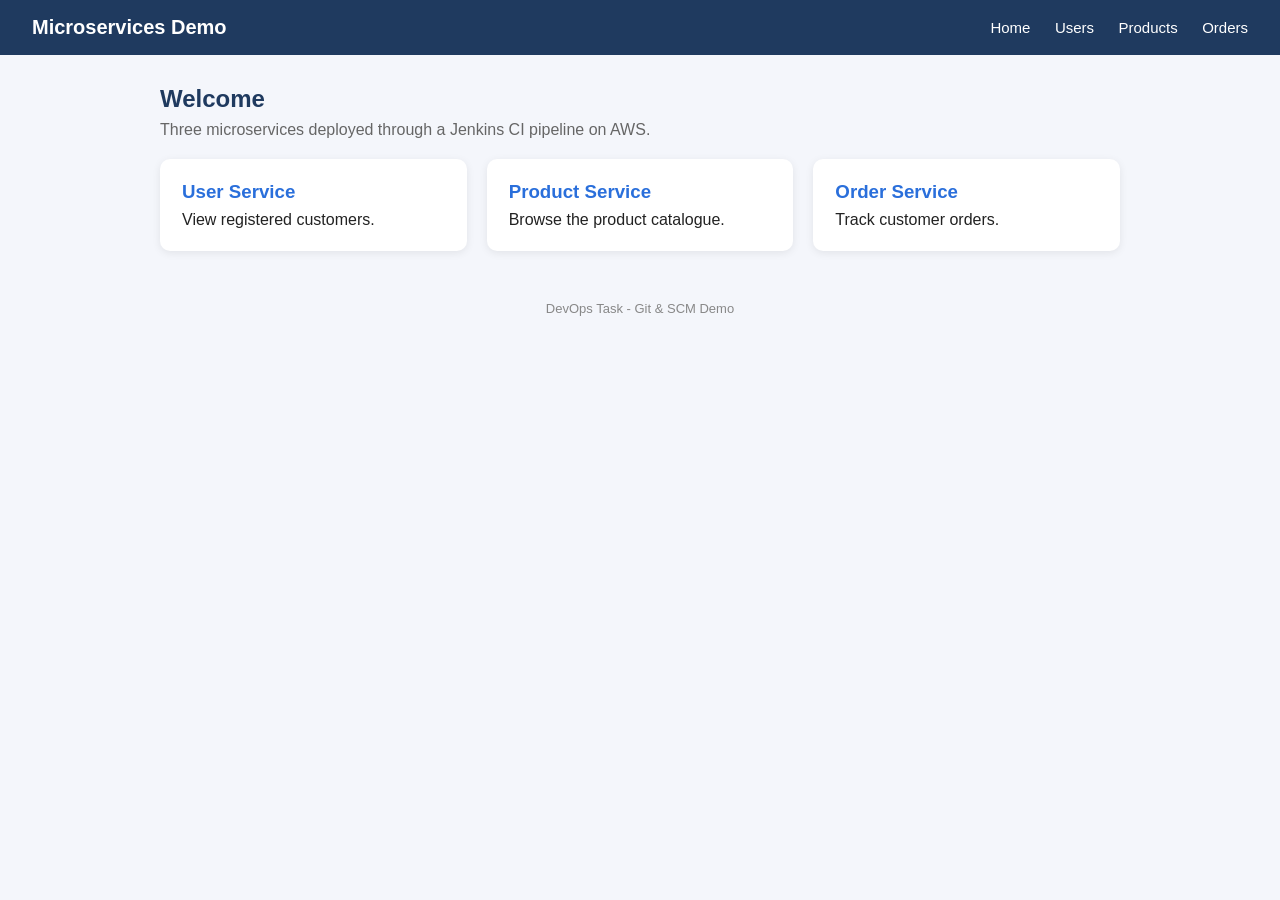
<file: index.html>
<!DOCTYPE html>
<html lang="en">
<head>
  <meta charset="UTF-8">
  <meta name="viewport" content="width=device-width, initial-scale=1.0">
  <title>Microservices Demo</title>
  <link rel="stylesheet" href="style.css">
</head>
<body>
  <header>
    <h1>Microservices Demo</h1>
    <nav>
      <a href="index.html">Home</a>
      <a href="UserService.html">Users</a>
      <a href="ProductService.html">Products</a>
      <a href="OrderService.html">Orders</a>
    </nav>
  </header>
  <main>
    <h2>Welcome</h2>
    <p class="sub">Three microservices deployed through a Jenkins CI pipeline on AWS.</p>
    <div class="cards">
      <a class="card" href="UserService.html"><h3>User Service</h3><p>View registered customers.</p></a>
      <a class="card" href="ProductService.html"><h3>Product Service</h3><p>Browse the product catalogue.</p></a>
      <a class="card" href="OrderService.html"><h3>Order Service</h3><p>Track customer orders.</p></a>
    </div>
  </main>
  <footer>DevOps Task - Git &amp; SCM Demo</footer>
</body>
</html>
</file>
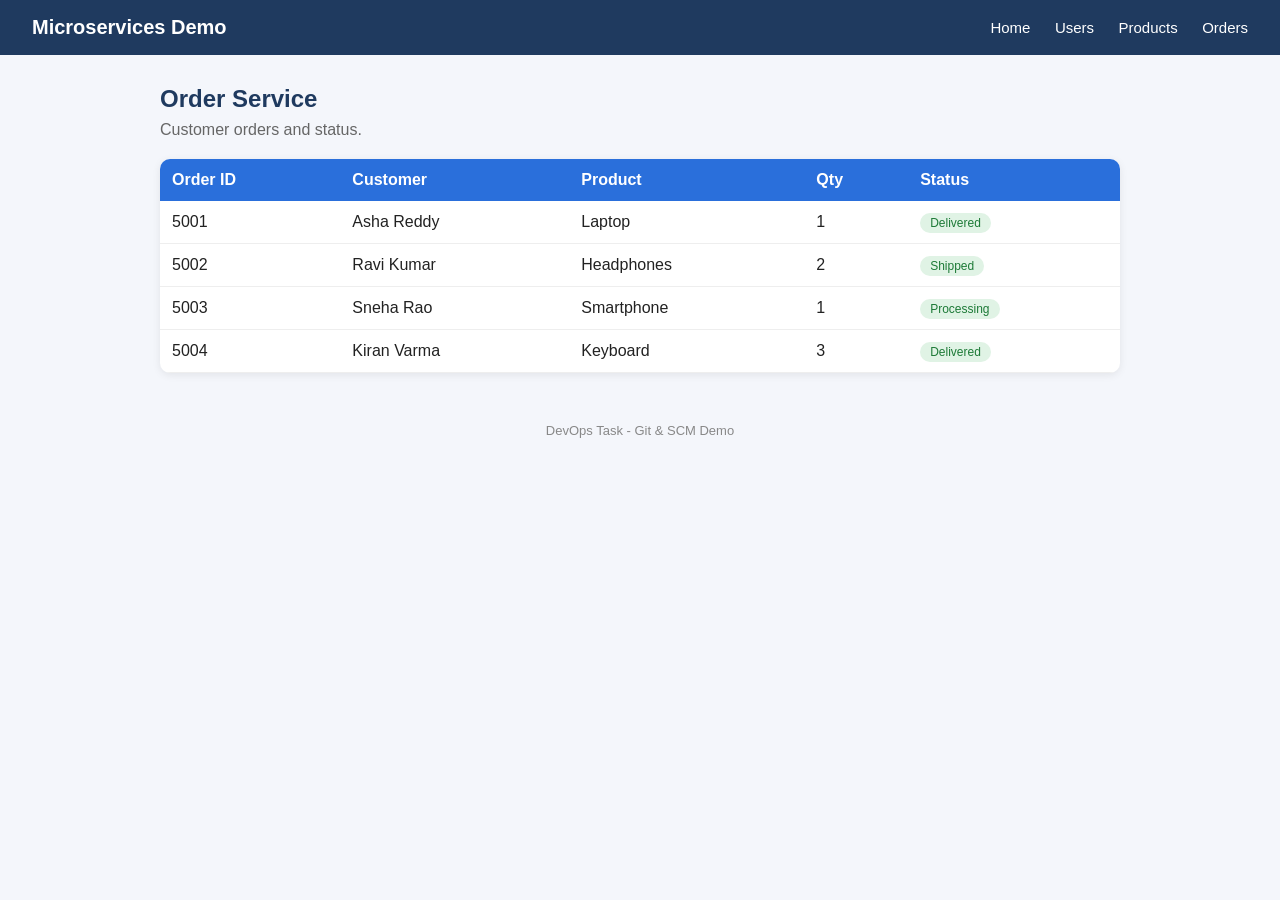
<file: OrderService.html>
<!DOCTYPE html>
<html lang="en">
<head>
  <meta charset="UTF-8">
  <meta name="viewport" content="width=device-width, initial-scale=1.0">
  <title>Order Service</title>
  <link rel="stylesheet" href="style.css">
</head>
<body>
  <header>
    <h1>Microservices Demo</h1>
    <nav>
      <a href="index.html">Home</a>
      <a href="UserService.html">Users</a>
      <a href="ProductService.html">Products</a>
      <a href="OrderService.html">Orders</a>
    </nav>
  </header>
  <main>
    <h2>Order Service</h2>
    <p class="sub">Customer orders and status.</p>
    <table id="dataTable"></table>
  </main>
  <footer>DevOps Task - Git &amp; SCM Demo</footer>
  <script src="data.js"></script>
  <script src="script.js"></script>
  <script>loadOrders();</script>
</body>
</html>
</file>
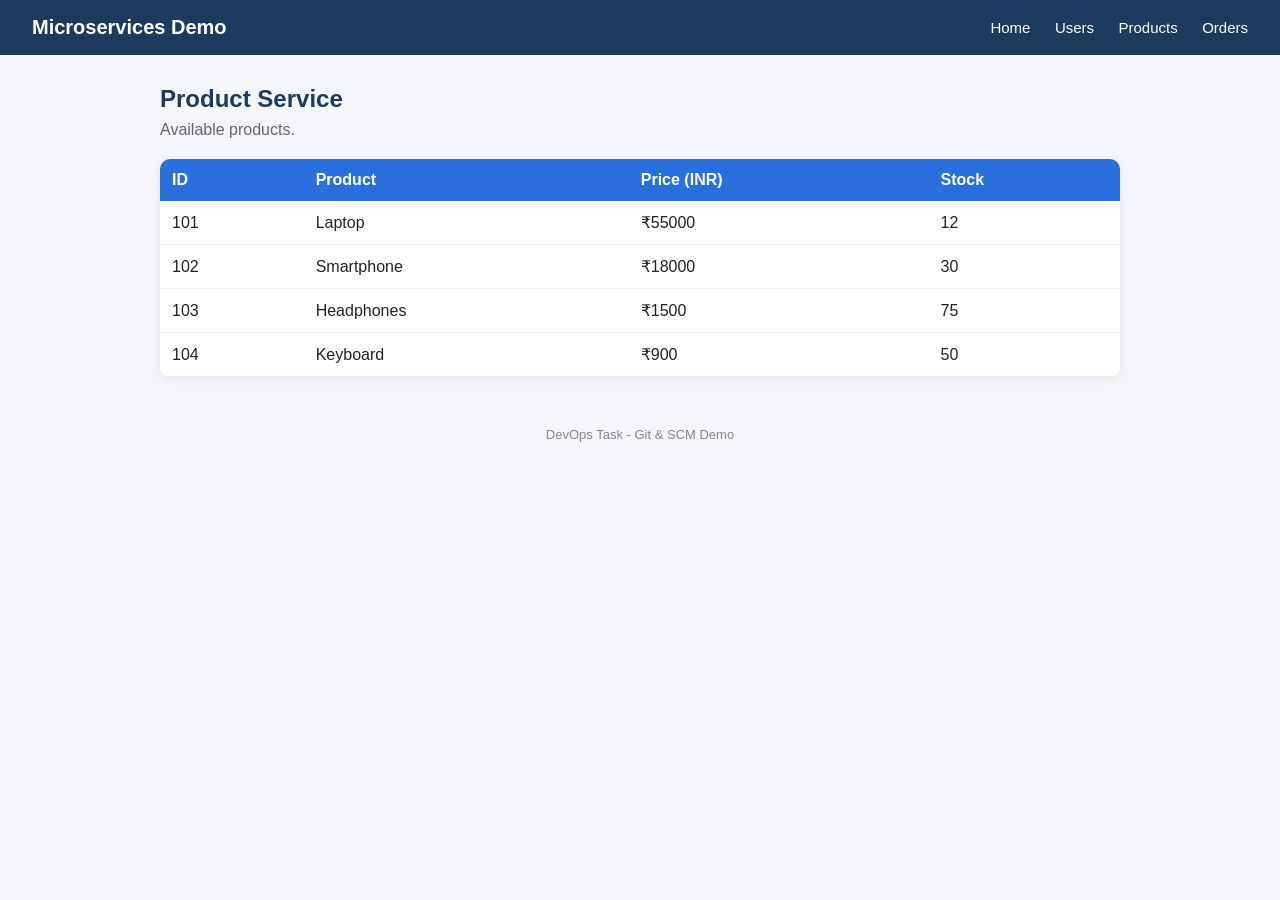
<file: ProductService.html>
<!DOCTYPE html>
<html lang="en">
<head>
  <meta charset="UTF-8">
  <meta name="viewport" content="width=device-width, initial-scale=1.0">
  <title>Product Service</title>
  <link rel="stylesheet" href="style.css">
</head>
<body>
  <header>
    <h1>Microservices Demo</h1>
    <nav>
      <a href="index.html">Home</a>
      <a href="UserService.html">Users</a>
      <a href="ProductService.html">Products</a>
      <a href="OrderService.html">Orders</a>
    </nav>
  </header>
  <main>
    <h2>Product Service</h2>
    <p class="sub">Available products.</p>
    <table id="dataTable"></table>
  </main>
  <footer>DevOps Task - Git &amp; SCM Demo</footer>
  <script src="data.js"></script>
  <script src="script.js"></script>
  <script>loadProducts();</script>
</body>
</html>
</file>
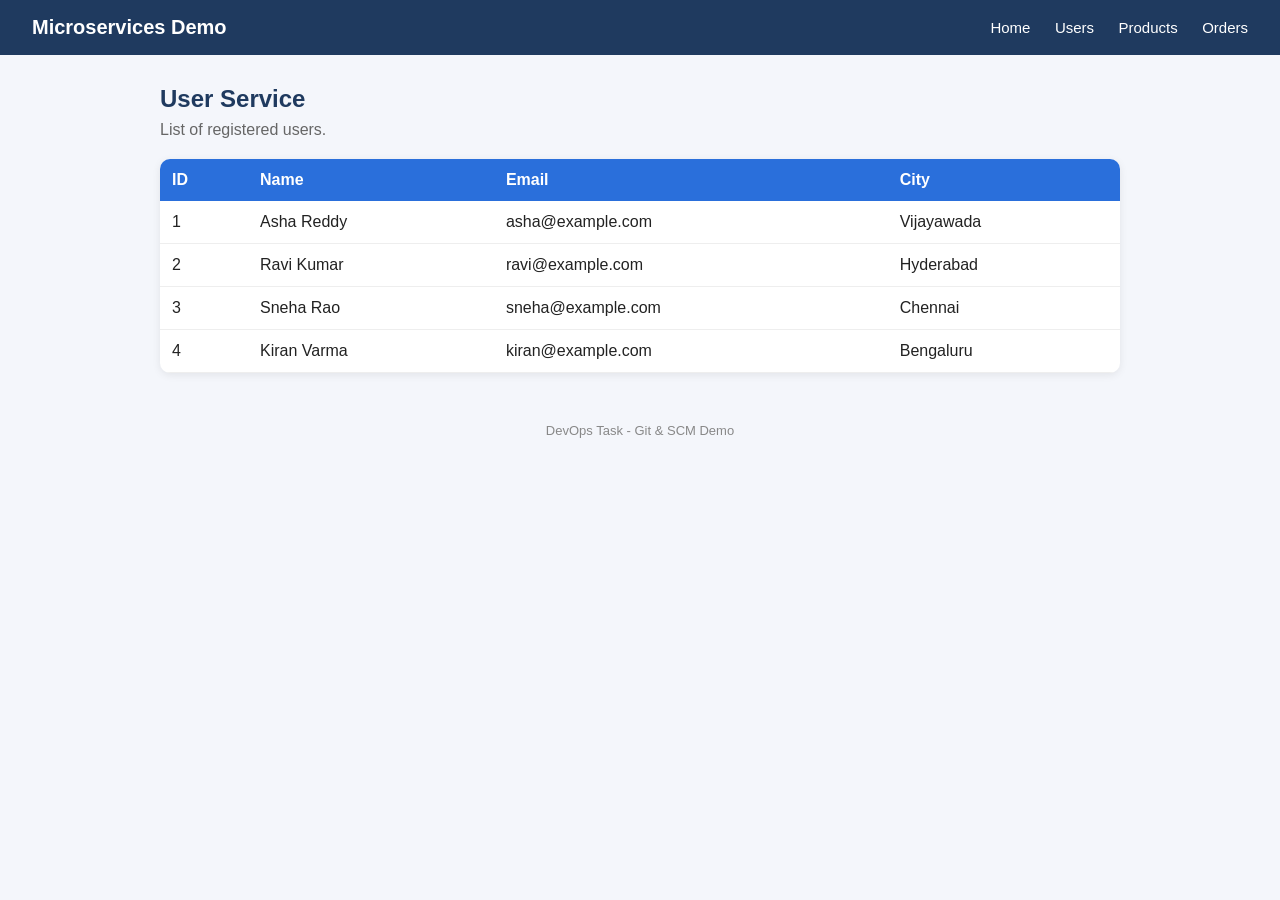
<file: UserService.html>
<!DOCTYPE html>
<html lang="en">
<head>
  <meta charset="UTF-8">
  <meta name="viewport" content="width=device-width, initial-scale=1.0">
  <title>User Service</title>
  <link rel="stylesheet" href="style.css">
</head>
<body>
  <header>
    <h1>Microservices Demo</h1>
    <nav>
      <a href="index.html">Home</a>
      <a href="UserService.html">Users</a>
      <a href="ProductService.html">Products</a>
      <a href="OrderService.html">Orders</a>
    </nav>
  </header>
  <main>
    <h2>User Service</h2>
    <p class="sub">List of registered users.</p>
    <table id="dataTable"></table>
  </main>
  <footer>DevOps Task - Git &amp; SCM Demo</footer>
  <script src="data.js"></script>
  <script src="script.js"></script>
  <script>loadUsers();</script>
</body>
</html>
</file>
<file: style.css>
* { box-sizing: border-box; margin: 0; padding: 0; }
body { font-family: Arial, sans-serif; background: #f4f6fb; color: #222; }
header { background: #1f3a5f; color: #fff; padding: 16px 32px; display: flex; justify-content: space-between; align-items: center; }
header h1 { font-size: 20px; }
nav a { color: #fff; text-decoration: none; margin-left: 20px; font-size: 15px; }
nav a:hover { text-decoration: underline; }
main { max-width: 1000px; margin: 30px auto; padding: 0 20px; }
h2 { margin-bottom: 8px; color: #1f3a5f; }
p.sub { color: #666; margin-bottom: 20px; }
.cards { display: grid; grid-template-columns: repeat(auto-fit, minmax(260px, 1fr)); gap: 20px; }
.card { background: #fff; border-radius: 10px; padding: 22px; box-shadow: 0 2px 8px rgba(0,0,0,.08); text-decoration: none; color: inherit; }
.card:hover { transform: translateY(-3px); }
.card h3 { margin-bottom: 8px; color: #2a6fdb; }
table { width: 100%; border-collapse: collapse; background: #fff; border-radius: 10px; overflow: hidden; box-shadow: 0 2px 8px rgba(0,0,0,.08); }
th { background: #2a6fdb; color: #fff; text-align: left; padding: 12px; }
td { padding: 12px; border-bottom: 1px solid #eee; }
.badge { padding: 3px 10px; border-radius: 12px; font-size: 12px; background: #e0f3e5; color: #1d7a37; }
footer { text-align: center; padding: 20px; color: #888; font-size: 13px; }
</file>
